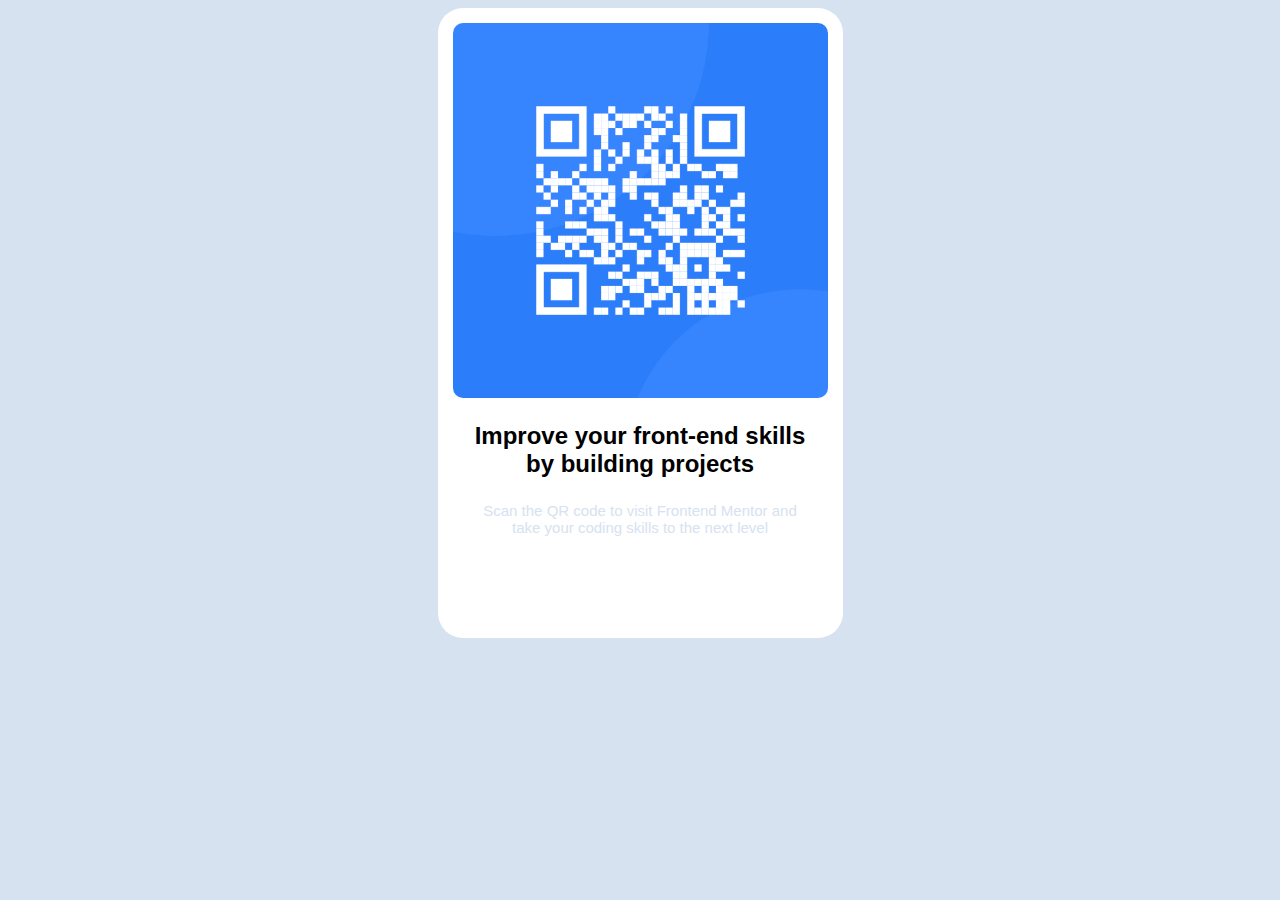
<file: qr-code-component-main/index.html>
<!DOCTYPE html>
<html lang="en">

<head>
  <meta charset="UTF-8">
  <meta name="viewport" content="width=device-width, initial-scale=1.0">
  <!-- displays site properly based on user's device -->
  <link rel="icon" type="image/png" sizes="32x32" href="./images/favicon-32x32.png">
  <link rel="stylesheet" href="index.css" />
  <link rel="stylesheet" href="https://fonts.google.com/specimen/Outfit" />
  <title>Frontend Mentor | QR code component</title>
</head>

<body>
  <div class="container">
    <div class="card">
      <div class="card-header">
        <img src="./images/image-qr-code.png" alt="qr code" />
      </div>
      <div class="card-body">
        <h2>Improve your front-end skills by building projects</p>
         <h3> Scan the QR code to visit Frontend Mentor and take your coding skills to the next level</p>


      </div>
    </div>
  </div>

  <!-- Improve your front-end skills by building projects

  Scan the QR code to visit Frontend Mentor and take your coding skills to the next level
   -->
  <!-- <div class="attribution">
    Challenge by <a href="https://www.frontendmentor.io?ref=challenge" target="_blank">Frontend Mentor</a>. 
    Coded by <a href="#">Your Name Here</a>.
  </div> -->
</body>

</html>
</file>
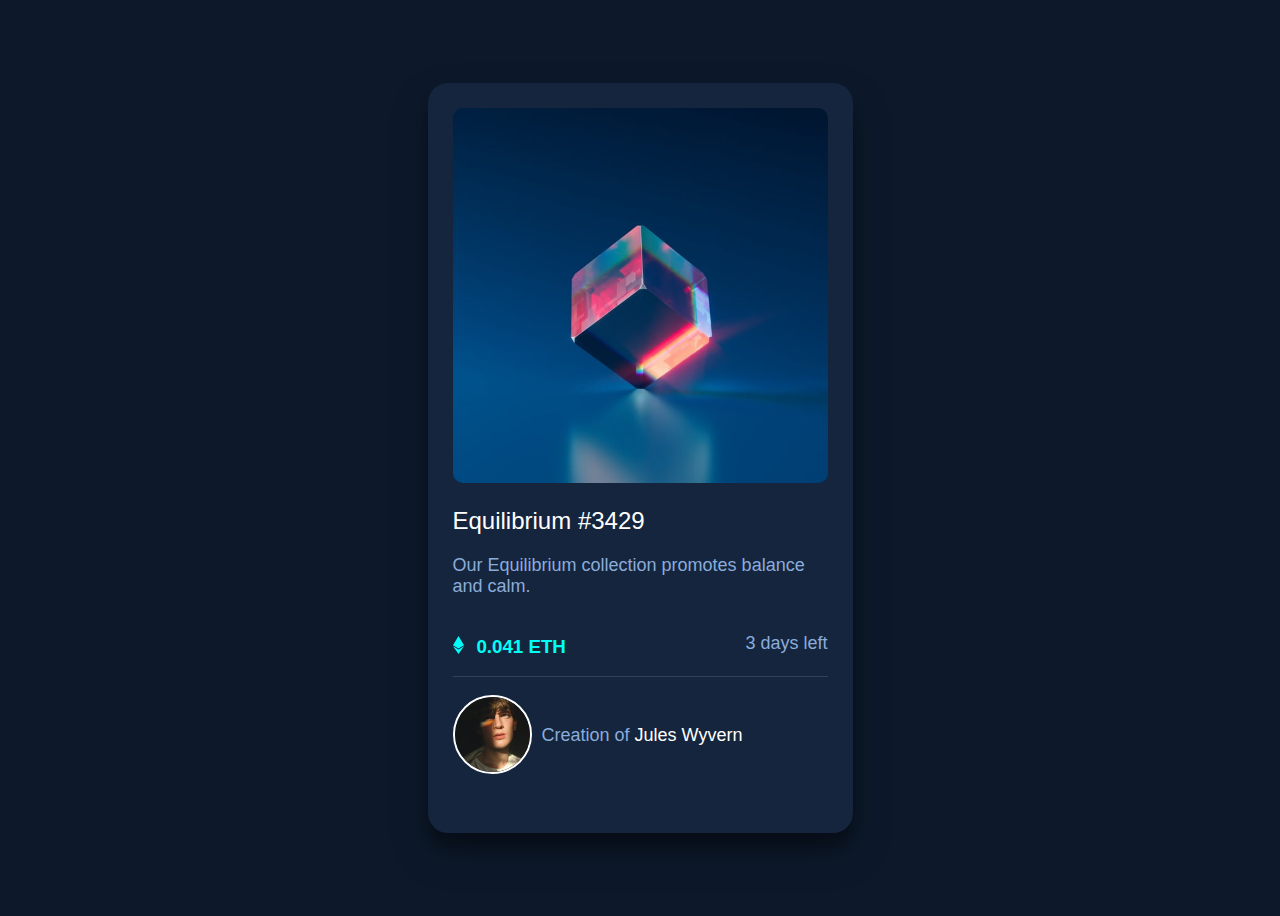
<file: nft-preview-card-component-main/nft-preview-card-component-main/index.html>
<!DOCTYPE html>
<html lang="en">

<head>
  <meta charset="UTF-8">
  <meta name="viewport" content="width=device-width, initial-scale=1.0">
  <!-- displays site properly based on user's device -->

  <link rel="icon" type="image/png" sizes="32x32" href="./images/favicon-32x32.png">
  <link rel="stylesheet" href="./index.css">
  <link rel="stylesheet" href="https://fonts.google.com/specimen/Outfit" />
  <title>Frontend Mentor | NFT preview card component</title>
</head>

<body>
  <div class="container">
    <div class="card">
      <div class="card-header">
        <img src="./images/image-equilibrium.jpg" alt="equilibrium" />
      </div>
      <div class="card-body">
        <h2>Equilibrium #3429</h2>
        <p>Our Equilibrium collection promotes balance and calm.</p>


        <div class="stats">

          <h3>
            <div class="icon">
              <svg width="11" height="18" xmlns="http://www.w3.org/2000/svg">
                <path d="M11 10.216 5.5 18 0 10.216l5.5 3.263 5.5-3.262ZM5.5 0l5.496 9.169L5.5 12.43 0 9.17 5.5 0Z"
                  fill="#00FFF8" />
              </svg>
            </div>
            0.041 ETH
          </h3>
          <p>3 days left</p>
        </div>
      </div>

      <div class="card-footer">
        <img src="./images/image-avatar.png" alt="avatar" size="25px" />
        <p>Creation of <span>Jules Wyvern</span></p>
      </div>

    </div>
  </div>

  <!-- Equilibrium #3429

Our Equilibrium collection promotes balance and calm.

0.041 ETH
3 days left

Creation of Jules Wyvern -->



  <!-- <div class="attribution">
    Challenge by <a href="https://www.frontendmentor.io?ref=challenge" target="_blank">Frontend Mentor</a>. 
    Coded by <a href="#">Your Name Here</a>.
  </div> -->
</body>

</html>
</file>
<file: qr-code-component-main/index.css>
body {
    background-color: hsl(212, 45%, 89%);
    display: flex;
    justify-content: center;
    align-items: center;
    font-family: "Outfit", sans-serif;
}

.container {
    position: relative;
}

.card {
    position: relative;
    width: 375px;
    height: 600px;
    background-color: hsl(0, 0%, 100%);
    border-radius: 25px;
    overflow: hidden;
    padding: 15px
}

img {  
    width: 100%;
    overflow: hidden;
    border-radius: 10px;
}

.card-header {
    border-radius: 25px;
}

.card-body {
    text-align: center;
    padding: 0 15px
}

.card-body h2 {
    font-weight: 700;
}

.card-body h3 {
    font-weight: 400;
    font-size: 15px;
    color: hsl(212, 45%, 89%)
}
</file>
<file: nft-preview-card-component-main/nft-preview-card-component-main/index.css>
body {
   
    font-family: "Outfit", sans-serif;
      background-color:  hsl(217, 54%, 11%);
      color: white;
}

.container {
    
    display: flex;
    justify-content: center;
    align-items: center;
    min-height: 100vh;
}

.card {
    background-color: hsl(216, 50%, 16%);
    box-shadow: rgba(0, 0, 0, 0.3) 0px 19px 38px, rgba(0, 0, 0, 0.22) 0px 15px 12px;
    border-radius: 20px;
    width: 375px;
    height: 700px;
    padding: 25px
}

img {
    width: 100%;
    overflow: hidden;
    border-radius: 10px;
}

h2 {
    color: hsl(0, 0%, 100%);
    font-weight: 100;
}

p { 
    color: hsl(215, 51%, 70%);
    font-size: 18px;
    font-weight: 00;
}
.stats {
    display: flex;
    justify-content: space-between;
    border-bottom: 1px solid hsl(215, 32%, 27%);
}

span {
    color: white;
}

h3 {
    color: hsl(178, 100%, 50%);
}

.icon {
    display: inline-flex;
    align-self: center;
}

.icon svg {
    height: 1em;
    width: 1em;
    fill: currentColor;
    top: .125em;
    position: relative
}

.card-footer {
    display: flex;
    padding-top: 30px;
}

.card-footer  img {
     width: 20%;
     height: 20%;
    overflow: hidden;
    border: 2px solid white;
    border-radius: 50%;
    vertical-align: middle;
    position: relative;
    bottom: 12px;
    margin-right: 10px;
}
</file>
